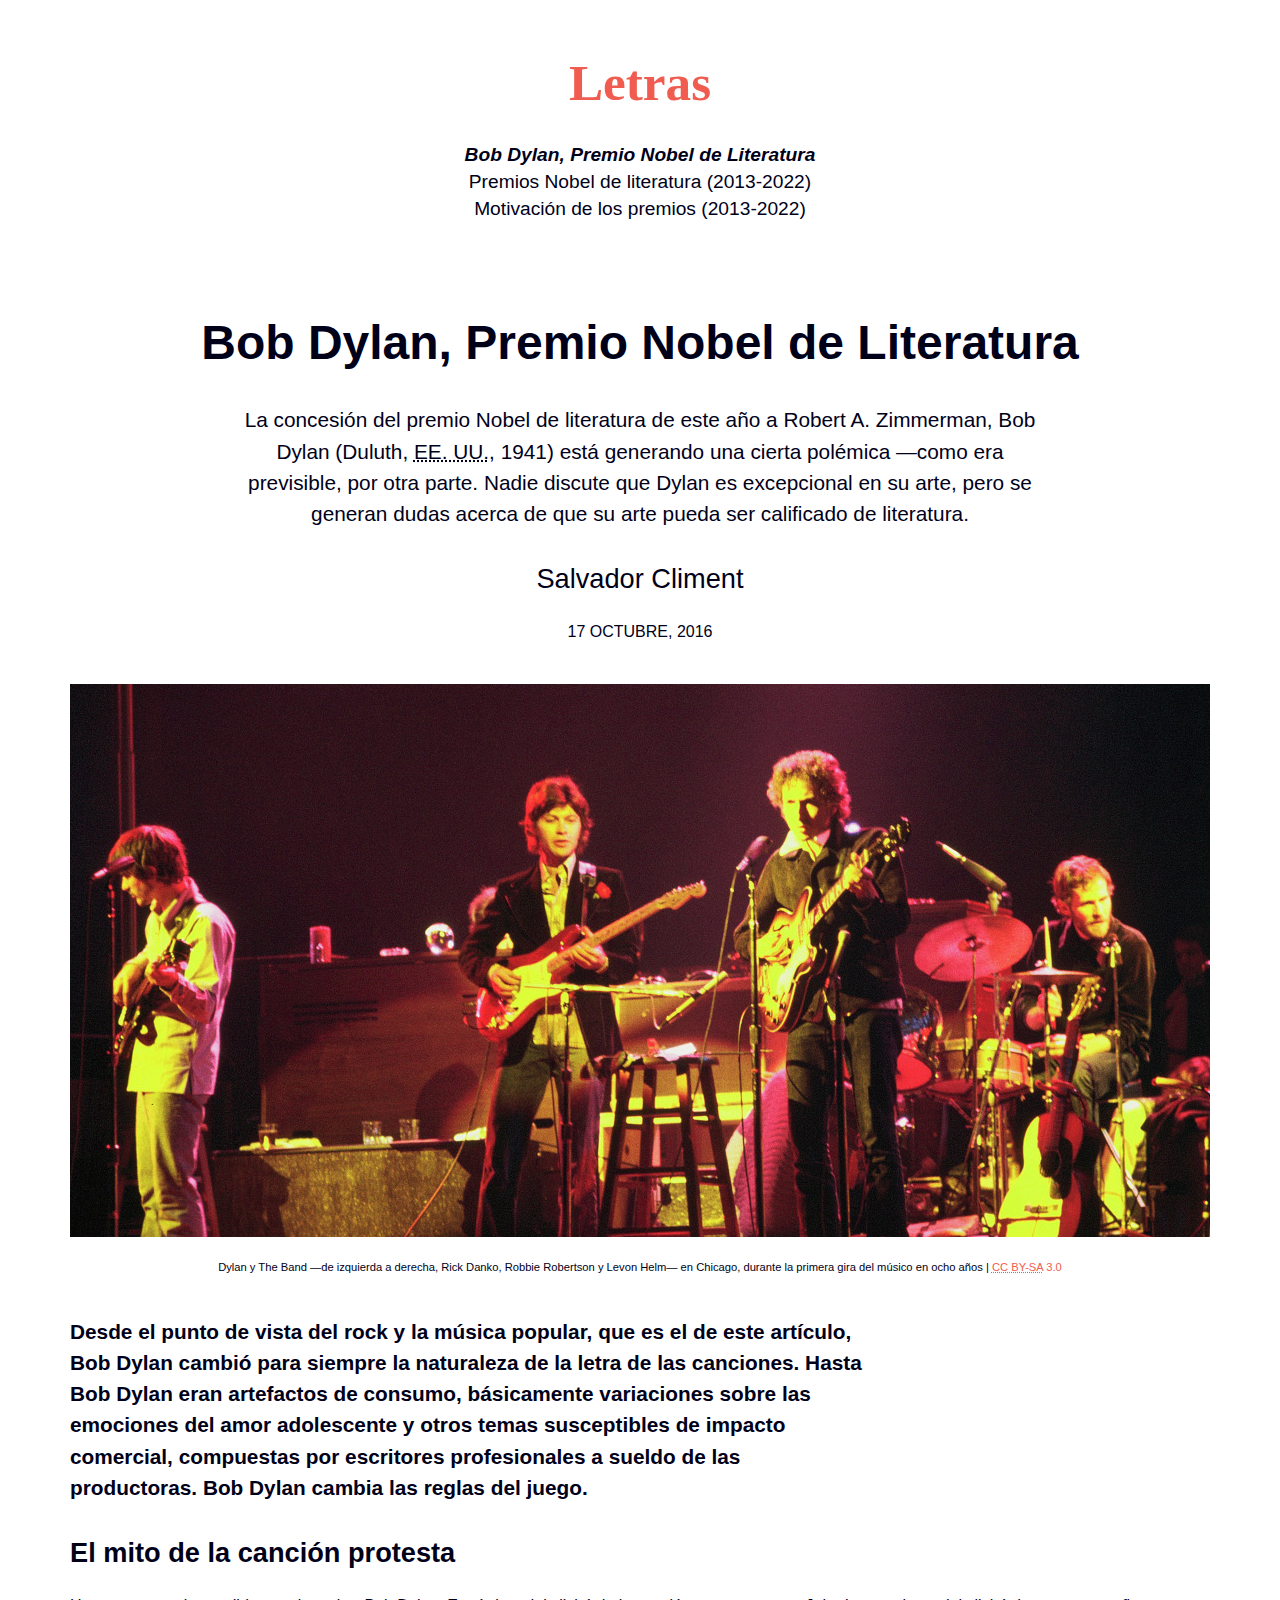
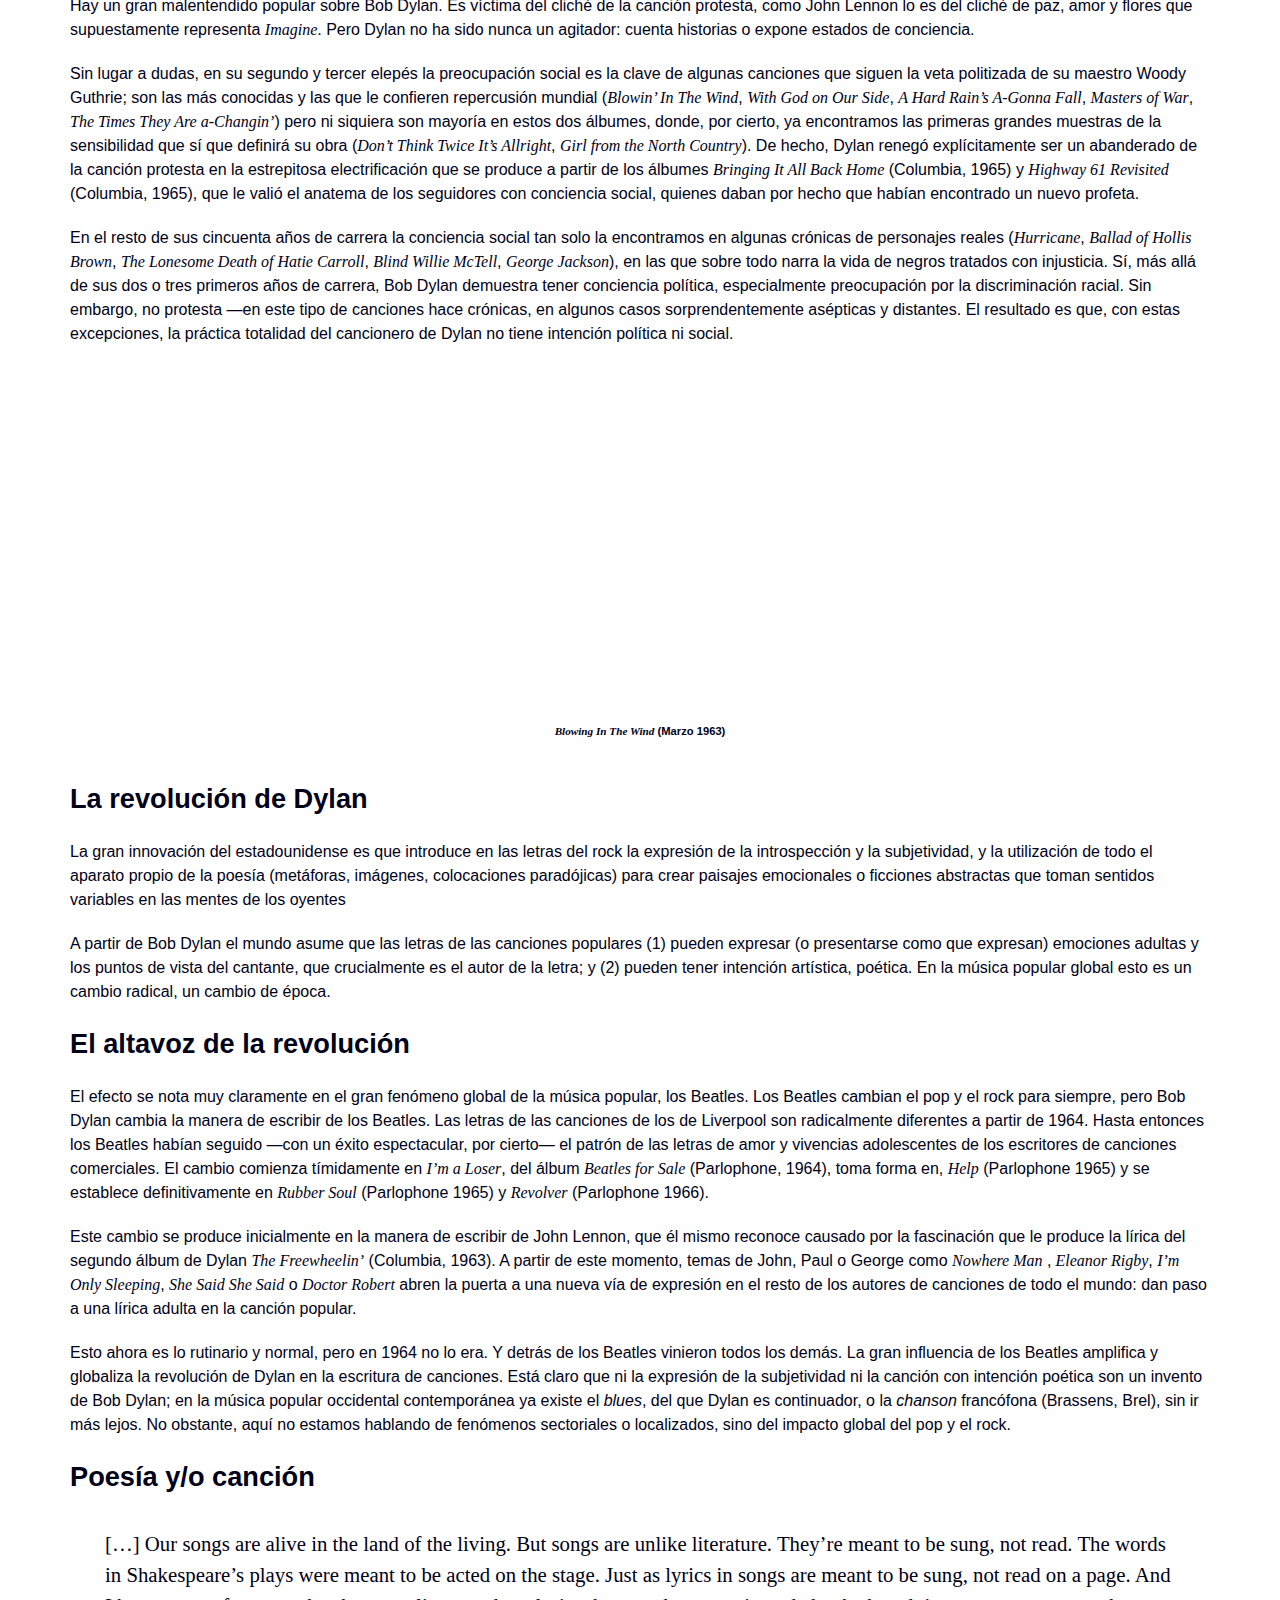
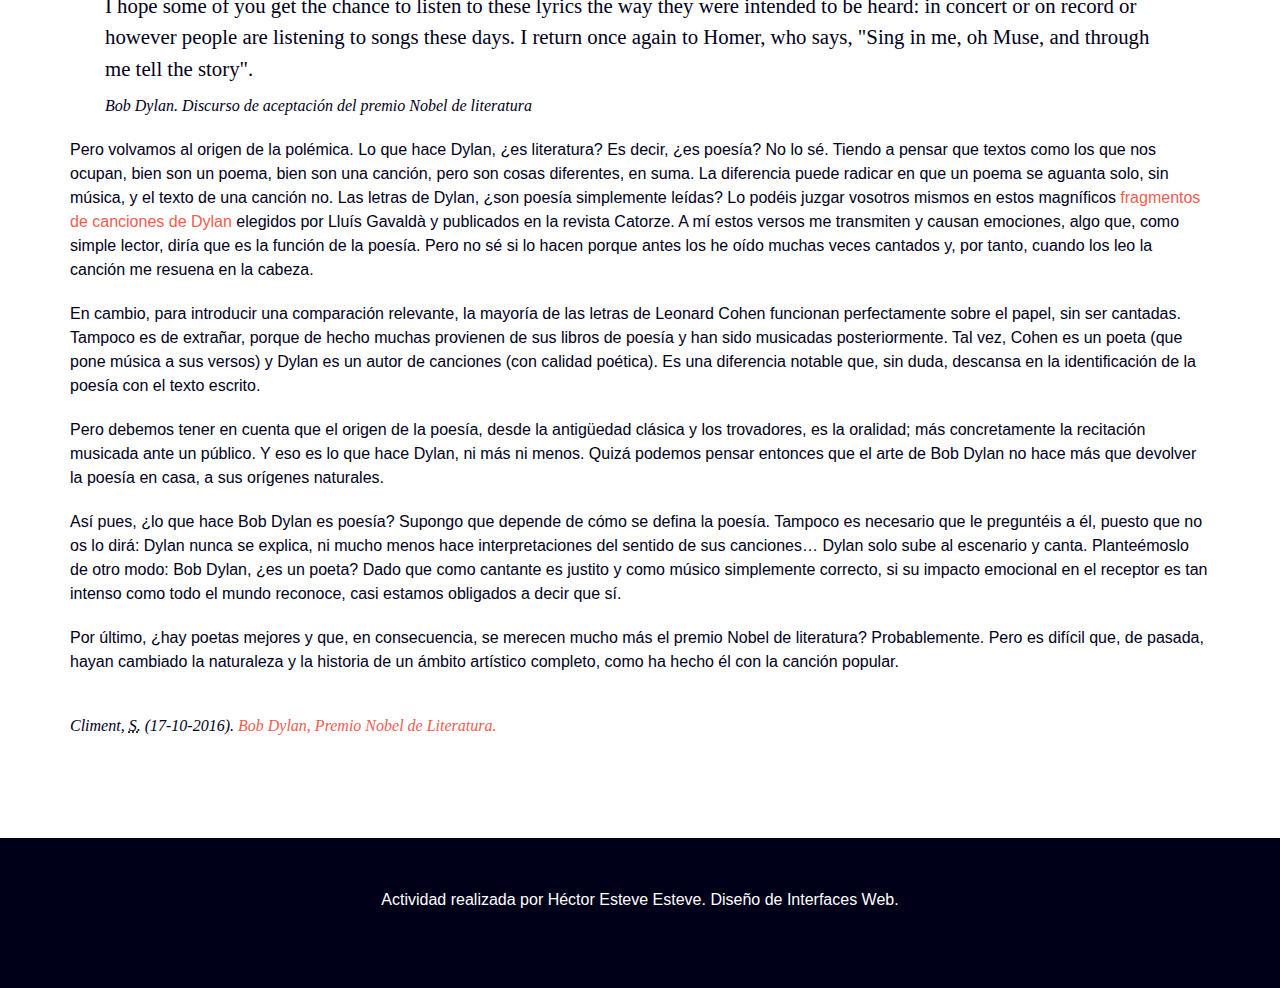
<file: index.html>
<!DOCTYPE html>
<html lang="es">
    <head>
        <meta charset="utf-8" />
        <meta name="viewport" content="width=device-with, initial-scale=1.0"/>
        <meta name="description" content="Polemica por la entrega del Prmio Nobel de literaura al cantante y compositor Bob Dylan"/>
        <title>Bob Dylan, Premio Nobel de Literatura</title>
        <link rel="stylesheet" href="css/estilos.css">
    </head>
    <body>
        <header class="container">
            <h1 id="cabecera"><a href="#">Letras</a></h1>
            <nav>
                <ul>
                    <li>
                        <a class="navegador actual" href="#">Bob Dylan, Premio Nobel de Literatura</a>
                    </li>
                    <li>
                        <a class="navegador" href="listado-nobel-literatura.html">Premios Nobel de literatura (<time datetime="2013">2013</time>-<time datetime="2022">2022</time>)</a>
                    </li>
                    <li>
                        <a class="navegador" href="motivacion-premios.html">Motivación de los premios (<time datetime="2013">2013</time>-<time datetime="2022">2022)</time></a>
                    </li>
                </ul>
            </nav>
        </header>
        <main class="container">
            <article>
                <header>
                    <h2>Bob Dylan, Premio Nobel de Literatura</h2>
                    <p id="introduccion">
                        La concesión del premio Nobel de literatura de este año a Robert A. Zimmerman,
                        Bob Dylan (Duluth, <abbr title="Estados Unidos">EE. UU.</abbr>, <time datetime="1941">1941</time>) está generando una cierta polémica —como era previsible, 
                        por otra parte. Nadie discute que Dylan es excepcional en su arte, pero se generan dudas 
                        acerca de que su arte pueda ser calificado de literatura.
                    </p>
                    <p id="autor">
                        Salvador Climent
                    </p>
                    <p class="fechas">
                        <time datetime="2016-10-17">17 OCTUBRE, 2016</time>
                    </p>
                </header>    
                <figure>
                    <img src="img/Bob-Dylan-and-The-Band-1974.jpg" alt="imagen de portada">
                    <figcaption>Dylan y The Band —de izquierda a derecha, Rick Danko, Robbie Robertson y Levon Helm— en Chicago, durante la primera gira del músico en ocho años | 
                        <span class="rojo" lang="en"><abbr title="Creative Commons Attribution-Share Alike">CC BY-SA</abbr> 3.0</span></figcaption>
                </figure>
                <div>
                    <p id="antecedente">
                        Desde el punto de vista del rock y la música popular, que es el de este artículo, Bob Dylan cambió 
                        para siempre la naturaleza de la letra de las canciones. Hasta Bob Dylan eran artefactos de consumo, 
                        básicamente variaciones sobre las emociones del amor adolescente y otros temas susceptibles de impacto comercial, 
                        compuestas por escritores profesionales a sueldo de las productoras. Bob Dylan cambia las reglas del juego.
                    </p>
                </div>
                <section>
                    <h3>El mito de la canción protesta</h3>
                    <p>
                        Hay un gran malentendido popular sobre Bob Dylan. Es víctima del cliché de la canción protesta, como John Lennon 
                        lo es del cliché de paz, amor y flores que supuestamente representa <cite lang="en">Imagine</cite>. Pero Dylan no ha sido nunca un agitador: 
                        cuenta historias o expone estados de conciencia.
                    </p>
                    <p>
                        Sin lugar a dudas, en su segundo y tercer elepés la preocupación social es la clave de algunas canciones que siguen 
                        la veta politizada de su maestro Woody Guthrie; son las más conocidas y las que le confieren repercusión mundial 
                        (<cite lang="en">Blowin’ In The Wind</cite>, <cite lang="en">With God on Our Side</cite>, <cite lang="en">A Hard Rain’s A-Gonna Fall</cite>, <cite lang="en">Masters of War</cite>, <cite lang="en">The Times They Are a-Changin’</cite>) 
                        pero ni siquiera son mayoría en estos dos álbumes, donde, por cierto, ya encontramos las primeras grandes muestras 
                        de la sensibilidad que sí que definirá su obra (<cite lang="en">Don’t Think Twice It’s Allright</cite>, <cite lang="en">Girl from the North Country</cite>). 
                        De hecho, Dylan renegó explícitamente ser un abanderado de la canción protesta en la estrepitosa electrificación 
                        que se produce a partir de los álbumes <cite lang="en">Bringing It All Back Home</cite> (Columbia, <time datetime="1965">1965</time>) y <cite lang="en">Highway 61 Revisited</cite> (Columbia, <time datetime="1965">1965</time>), 
                        que le valió el anatema de los seguidores con conciencia social, quienes daban por hecho que habían encontrado un nuevo profeta.
                    </p>
                    <p>
                        En el resto de sus cincuenta años de carrera la conciencia social tan solo la encontramos en algunas crónicas de personajes reales 
                        (<cite lang="en">Hurricane</cite>, <cite lang="en">Ballad of Hollis Brown</cite>, <cite lang="en">The Lonesome Death of Hatie Carroll</cite>, <cite lang="en">Blind Willie McTell</cite>, <cite>George Jackson</cite>), 
                        en las que sobre todo narra la vida de negros tratados con injusticia. Sí, más allá de sus dos o tres primeros años de carrera, 
                        Bob Dylan demuestra tener conciencia política, especialmente preocupación por la discriminación racial. Sin embargo, no protesta 
                        —en este tipo de canciones hace crónicas, en algunos casos sorprendentemente asépticas y distantes. El resultado es que, con estas excepciones, 
                        la práctica totalidad del cancionero de Dylan no tiene intención política ni social.
                    </p>
                    <figure>
                        <iframe width="560" height="315" src="https://www.youtube.com/embed/vWwgrjjIMXA?si=ul76yFAwegjB_gbh" title="YouTube video player" 
                        allow="accelerometer; autoplay; clipboard-write; encrypted-media; gyroscope; picture-in-picture; web-share" allowfullscreen></iframe>
                        <figcaption><strong><cite>Blowing In The Wind</cite> (<time datetime="1963-03">Marzo 1963</time>)</strong></figcaption>
                    </figure>
                </section>
                <section>
                    <h3>La revolución de Dylan</h3>
                    <p>
                        La gran innovación del estadounidense es que introduce en las letras del rock la expresión de la introspección y la subjetividad, 
                        y la utilización de todo el aparato propio de la poesía (metáforas, imágenes, colocaciones paradójicas) para crear paisajes emocionales 
                        o ficciones abstractas que toman sentidos variables en las mentes de los oyentes
                    </p>
                    <p>
                        A partir de Bob Dylan el mundo asume que las letras de las canciones populares (1) pueden expresar (o presentarse como que expresan) 
                        emociones adultas y los puntos de vista del cantante, que crucialmente es el autor de la letra; y (2) pueden tener intención artística, 
                        poética. En la música popular global esto es un cambio radical, un cambio de época.
                    </p>
                </section>
                <section>
                    <h3>El altavoz de la revolución</h3>
                    <p>
                        El efecto se nota muy claramente en el gran fenómeno global de la música popular, los Beatles. Los Beatles cambian el pop y el rock para siempre, 
                        pero Bob Dylan cambia la manera de escribir de los Beatles. Las letras de las canciones de los de Liverpool son radicalmente diferentes a 
                        partir de <time datetime="1964">1964</time>. Hasta entonces los Beatles habían seguido —con un éxito espectacular, por cierto— el patrón de las letras de amor y vivencias 
                        adolescentes de los escritores de canciones comerciales. El cambio comienza tímidamente en <cite lang="en">I’m a Loser</cite>, del álbum <cite lang="en">Beatles for Sale</cite> (Parlophone, <time datetime="1964">1964</time>), 
                        toma forma en, <cite lang="en">Help</cite> (Parlophone <time datetime="1965">1965</time>) y se establece definitivamente en <cite lang="en">Rubber Soul</cite> (Parlophone <time datetime="1965">1965</time>) y <cite lang="en">Revolver</cite> (Parlophone <time datetime="1966">1966</time>).
                    </p>
                    <p>
                        Este cambio se produce inicialmente en la manera de escribir de John Lennon, que él mismo reconoce causado por la fascinación que le produce 
                        la lírica del segundo álbum de Dylan <cite lang="en">The Freewheelin’</cite> (Columbia, <time datetime="1963">1963</time>). A partir de este momento, temas de John, Paul o George como <cite lang="en">Nowhere Man</cite> 
                        ,<cite lang="en"> Eleanor Rigby</cite>, <cite lang="en">I’m Only Sleeping</cite>, <cite lang="en">She Said She Said</cite> o <cite lang="en">Doctor Robert</cite> abren la puerta a una nueva vía de expresión en el resto de los autores 
                        de canciones de todo el mundo: dan paso a una lírica adulta en la canción popular.
                    </p>
                    <p>
                        Esto ahora es lo rutinario y normal, pero en <time datetime="1964">1964</time> no lo era. Y detrás de los Beatles vinieron todos los demás. La gran influencia de los Beatles 
                        amplifica y globaliza la revolución de Dylan en la escritura de canciones. Está claro que ni la expresión de la subjetividad ni la canción con intención 
                        poética son un invento de Bob Dylan; en la música popular occidental contemporánea ya existe el <em lang="">blues</em>, del que Dylan es continuador, o la <em lang="fr">chanson</em> francófona
                        (Brassens, Brel), sin ir más lejos. No obstante, aquí no estamos hablando de fenómenos sectoriales o localizados, sino del impacto global del pop y el rock.
                    </p>
                </section>
                <section>
                    <h3>Poesía y/o canción</h3>
                    <blockquote>
                        <p id="discurso" lang="en">
                            […] Our songs are alive in the land of the living. But songs are unlike literature. They’re meant to be sung, not read. The words in Shakespeare’s plays 
                            were meant to be acted on the stage. Just as lyrics in songs are meant to be sung, not read on a page. And I hope some of you get the chance to listen to 
                            these lyrics the way they were intended to be heard: in concert or on record or however people are listening to songs these days. I return once again to Homer, 
                            who says, "Sing in me, oh Muse, and through me tell the story".
                        </p>
                        <cite id="pie-discurso">Bob Dylan. Discurso de aceptación del premio Nobel de literatura</cite>
                    </blockquote>
                    <p>
                        Pero volvamos al origen de la polémica. Lo que hace Dylan, ¿es literatura? Es decir, ¿es poesía? No lo sé. Tiendo a pensar que textos como los que nos ocupan, 
                        bien son un poema, bien son una canción, pero son cosas diferentes, en suma. La diferencia puede radicar en que un poema se aguanta solo, sin música, y el texto 
                        de una canción no. Las letras de Dylan, ¿son poesía simplemente leídas? Lo podéis juzgar vosotros mismos en estos magníficos <span class="rojo">fragmentos de canciones de Dylan</span> 
                        elegidos por Lluís Gavaldà y publicados en la revista Catorze. A mí estos versos me transmiten y causan emociones, algo que, como simple lector, diría que es la 
                        función de la poesía. Pero no sé si lo hacen porque antes los he oído muchas veces cantados y, por tanto, cuando los leo la canción me resuena en la cabeza.
                    </p>
                    <p>
                        En cambio, para introducir una comparación relevante, la mayoría de las letras de Leonard Cohen funcionan perfectamente sobre el papel, sin ser cantadas. 
                        Tampoco es de extrañar, porque de hecho muchas provienen de sus libros de poesía y han sido musicadas posteriormente. Tal vez, Cohen es un poeta 
                        (que pone música a sus versos) y Dylan es un autor de canciones (con calidad poética). Es una diferencia notable que, sin duda, descansa en la identificación 
                        de la poesía con el texto escrito.
                    </p>
                    <p>
                        Pero debemos tener en cuenta que el origen de la poesía, desde la antigüedad clásica y los trovadores, es la oralidad; más concretamente la recitación musicada 
                        ante un público. Y eso es lo que hace Dylan, ni más ni menos. Quizá podemos pensar entonces que el arte de Bob Dylan no hace más que devolver la poesía en casa, 
                        a sus orígenes naturales.
                    </p>
                    <p>
                        Así pues, ¿lo que hace Bob Dylan es poesía? Supongo que depende de cómo se defina la poesía. Tampoco es necesario que le preguntéis a él, puesto que no os lo dirá: 
                        Dylan nunca se explica, ni mucho menos hace interpretaciones del sentido de sus canciones… Dylan solo sube al escenario y canta. Planteémoslo de otro modo: Bob Dylan, 
                        ¿es un poeta? Dado que como cantante es justito y como músico simplemente correcto, si su impacto emocional en el receptor es tan intenso como todo el mundo reconoce, 
                        casi estamos obligados a decir que sí.
                    </p>
                    <p>
                        Por último, ¿hay poetas mejores y que, en consecuencia, se merecen mucho más el premio Nobel de literatura? Probablemente. Pero es difícil que, de pasada, hayan cambiado 
                        la naturaleza y la historia de un ámbito artístico completo, como ha hecho él con la canción popular.
                    </p>
                    <footer id="firma">
                        <em>Climent, <abbr title="Salvador">S.</abbr> (<time datetime="2016-10-17">17-10-2016)</time>. <a class="enlace" href="https://www.nationalgeographic.com.es/mundo-ng/actualidad/bob-dylan-premio-nobel-literatura-2016_10781">Bob Dylan, Premio Nobel de Literatura.</a></em>
                    </footer>
                </section>
            </article>
        </main>
        <footer>
            Actividad realizada por Héctor Esteve Esteve. Diseño de Interfaces Web.
        </footer>
    </body>
</html>
</file>
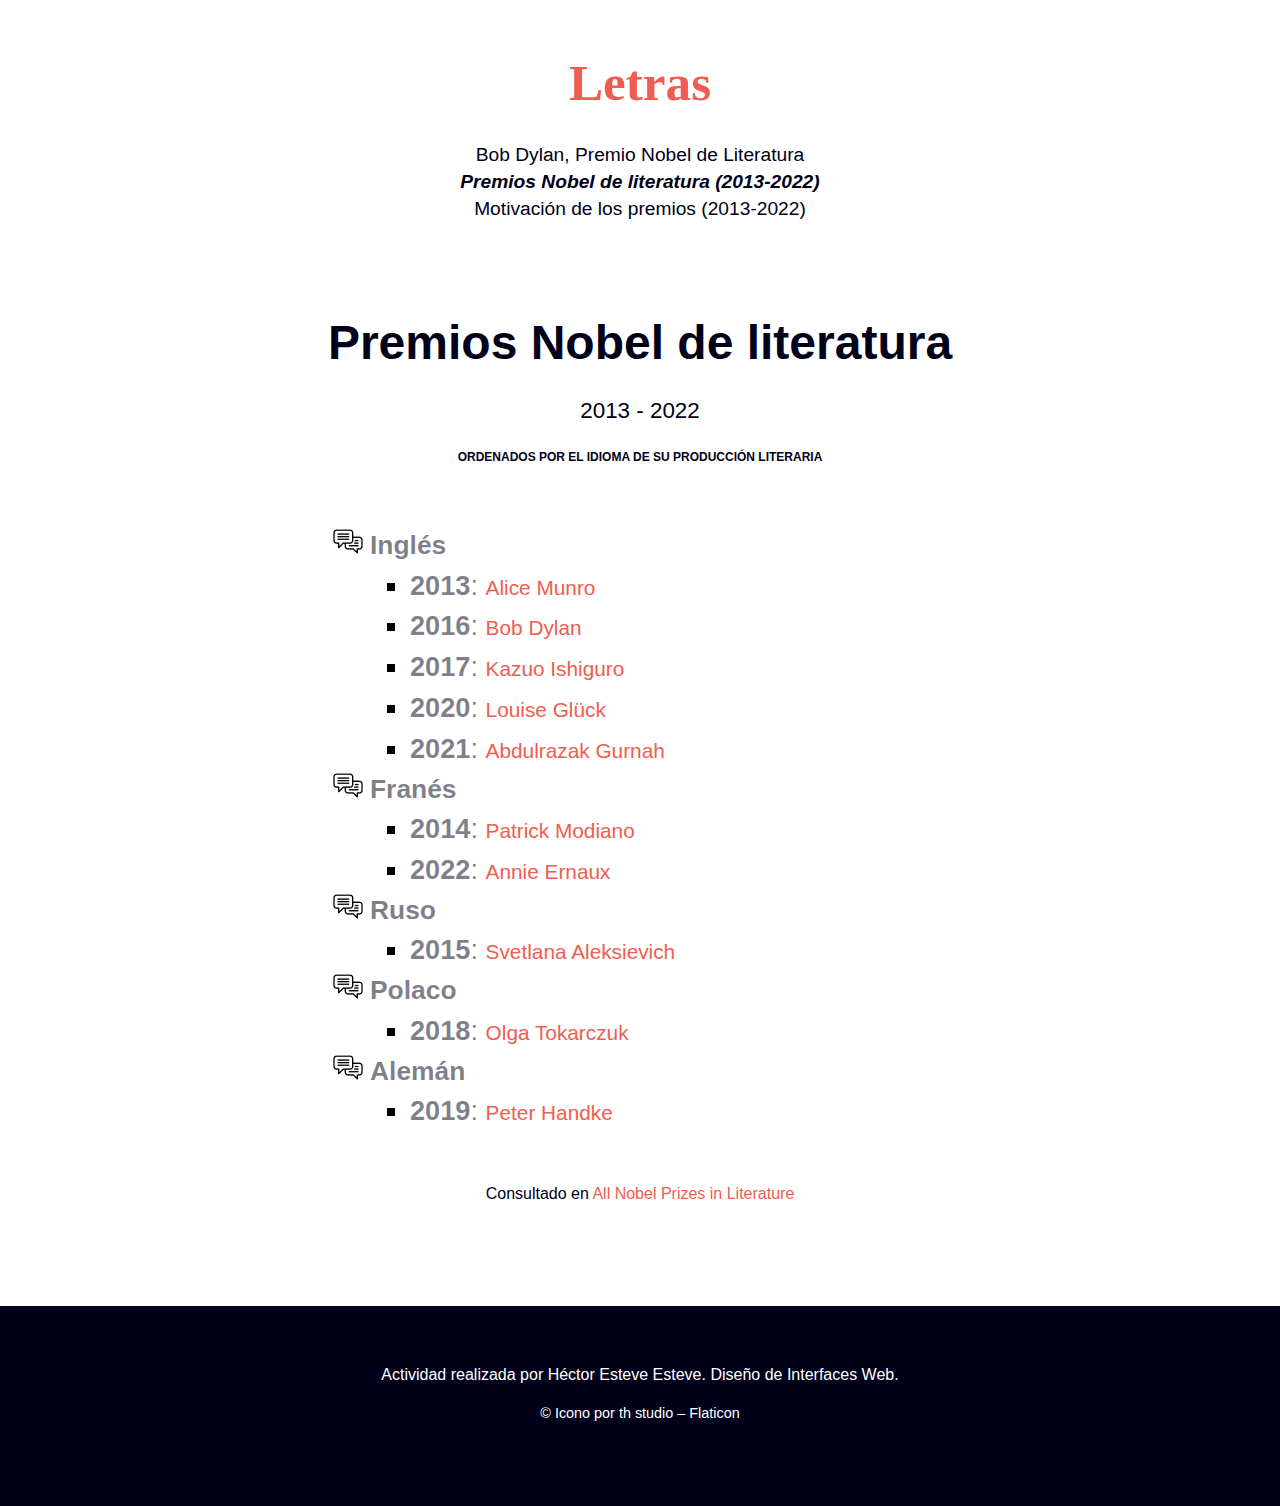
<file: listado-nobel-literatura.html>
<!DOCTYPE html>
<html lang="es">
    <head>
        <meta charset="utf-8" />
        <meta name="viewport" content="width=device-with, initial-scale=1.0"/>
        <meta name="description" content="Polemica por la entrega del Prmio Nobel de literaura al cantante y compositor Bob Dylan"/>
        <title>Bob Dylan, Premio Nobel de Literatura</title>
        <link rel="stylesheet" href="css/estilos.css">
    </head>
    <body>
        <header class="container">
            <h1><a href="index.html#cabecera">Letras</a></h1>
            <nav>
                <ul>
                    <li>
                        <a class="navegador" href="index.html">Bob Dylan, Premio Nobel de Literatura</a>
                    </li>
                    <li>
                        <a class="navegador actual" href="#">Premios Nobel de literatura (<time datetime="2013">2013</time>-<time datetime="2022">2022</time>)</a>
                    </li>
                    <li>
                        <a class="navegador" href="motivacion-premios.html">Motivación de los premios (<time datetime="2013">2013</time>-<time datetime="2022">2022)</time></a>
                    </li>
                </ul>
            </nav>
        </header>
        <main class="container">
            <article>
                <header>
                    <h2>Premios Nobel de literatura</h2>
                    <p class="periodo">
                        2013 - 2022
                    </p>
                    <p class="orden">
                        <strong>ORDENADOS POR EL IDIOMA DE SU PRODUCCIÓN LITERARIA</strong>
                    </p>
                </header>
                <div class="listas">
                    <ol>
                        <li>
                            <strong>Inglés</strong>
                            <ul>
                                <li>
                                    <strong><time datetime="2013">2013</time></strong>: <a class="enlace" href="motivacion-premios.html#Alice">Alice Munro</a>  
                                </li>
                                <li>
                                    <strong><time datetime="2016">2016</time></strong>: <a class="enlace" href="motivacion-premios.html#Bob">Bob Dylan</a>
                                </li>
                                <li>
                                    <strong><time datetime="2017">2017</time></strong>: <a class="enlace" href="motivacion-premios.html#Kazuo">Kazuo Ishiguro</a>
                                </li>
                                <li>
                                    <strong><time datetime="2020">2020</time></strong>: <a class="enlace" href="motivacion-premios.html#Louise">Louise Glück</a>
                                </li>
                                <li>
                                    <strong><time datetime="2021">2021</time></strong>: <a class="enlace" href="motivacion-premios.html#Abdulrazak">Abdulrazak Gurnah</a>
                                </li>
                            </ul>
                        </li>
                        <li>
                            <strong>Franés</strong>
                            <ul>
                                <li>
                                    <strong><time datetime="2014">2014</time></strong>: <a class="enlace" href="motivacion-premios.html#Patrick">Patrick Modiano</a>
                                </li>
                                <li>
                                    <strong><time datetime="2022">2022</time></strong>: <a class="enlace" href="motivacion-premios.html#Annie">Annie Ernaux</a>
                                </li>
                            </ul>
                        </li>
                        <li>
                            <strong>Ruso</strong>
                            <ul>
                                <li>
                                    <strong><time datetime="2015">2015</time></strong>: <a class="enlace" href="motivacion-premios.html#Svetlana">Svetlana Aleksievich</a>
                                </li>
                            </ul>
                        </li>
                        <li>
                            <strong>Polaco</strong>
                            <ul>
                                <li>
                                    <strong><time datetime="2018">2018</time></strong>: <a class="enlace" href="motivacion-premios.html#Olga">Olga Tokarczuk</a>
                                </li>
                            </ul>
                        </li>
                        <li>
                            <strong>Alemán</strong>
                            <ul>
                                <li>
                                    <strong><time datetime="2019">2019</time></strong>: <a class="enlace" href="motivacion-premios.html#Peter">Peter Handke</a>
                                </li>
                            </ul>
                        </li>
                    </ol>
                </div>
                <footer class="consulta">
                        Consultado en <a class="enlace" lang="en" href="https://www.nobelprize.org/prizes/lists/all-nobel-prizes-in-literature/">All Nobel Prizes in Literature</a>
                </footer>
            </article>
        </main>
        <footer id="pie-enlace">
            <p>Actividad realizada por Héctor Esteve Esteve. Diseño de Interfaces Web.</p>
            <p><a id="enlacePie" href="https://www.flaticon.es/iconos-gratis/opcion-de-chat">© Icono por th studio – Flaticon</a></p>
        </footer>
    </body>
</html>
</file>
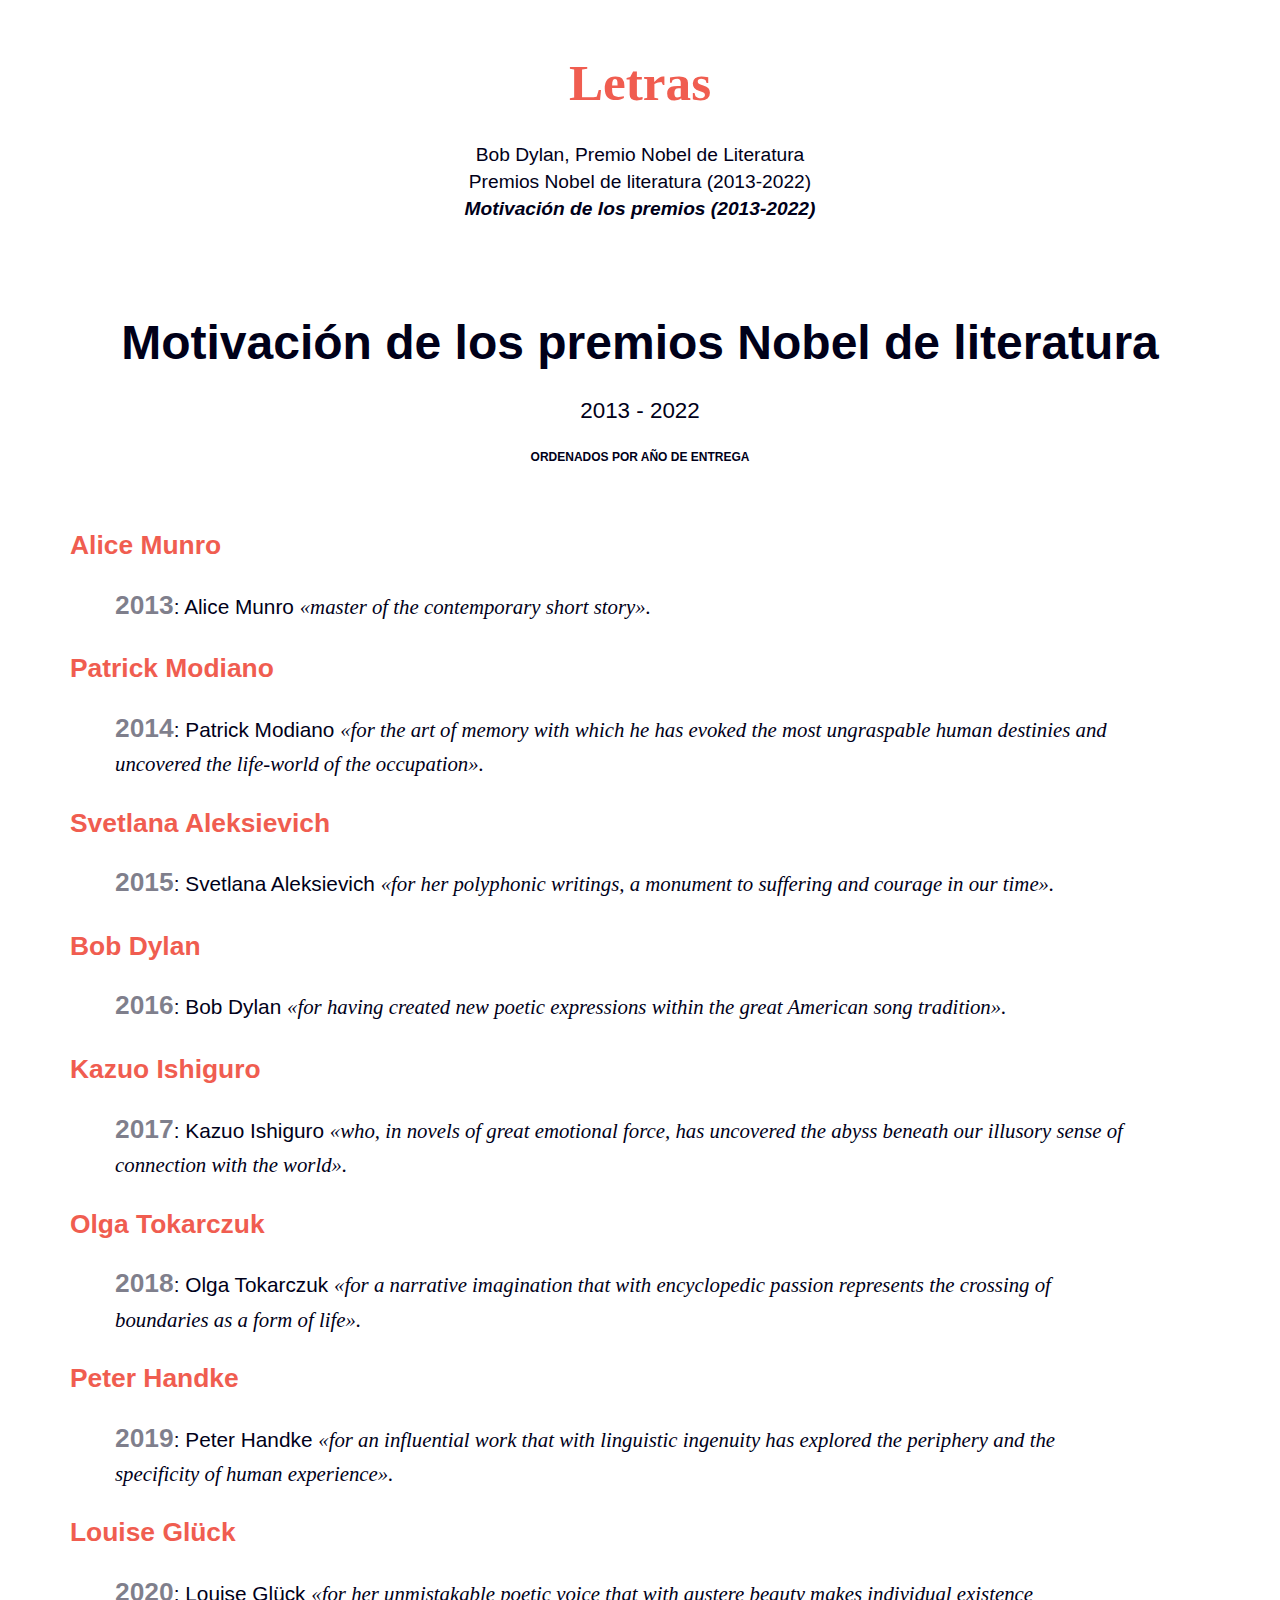
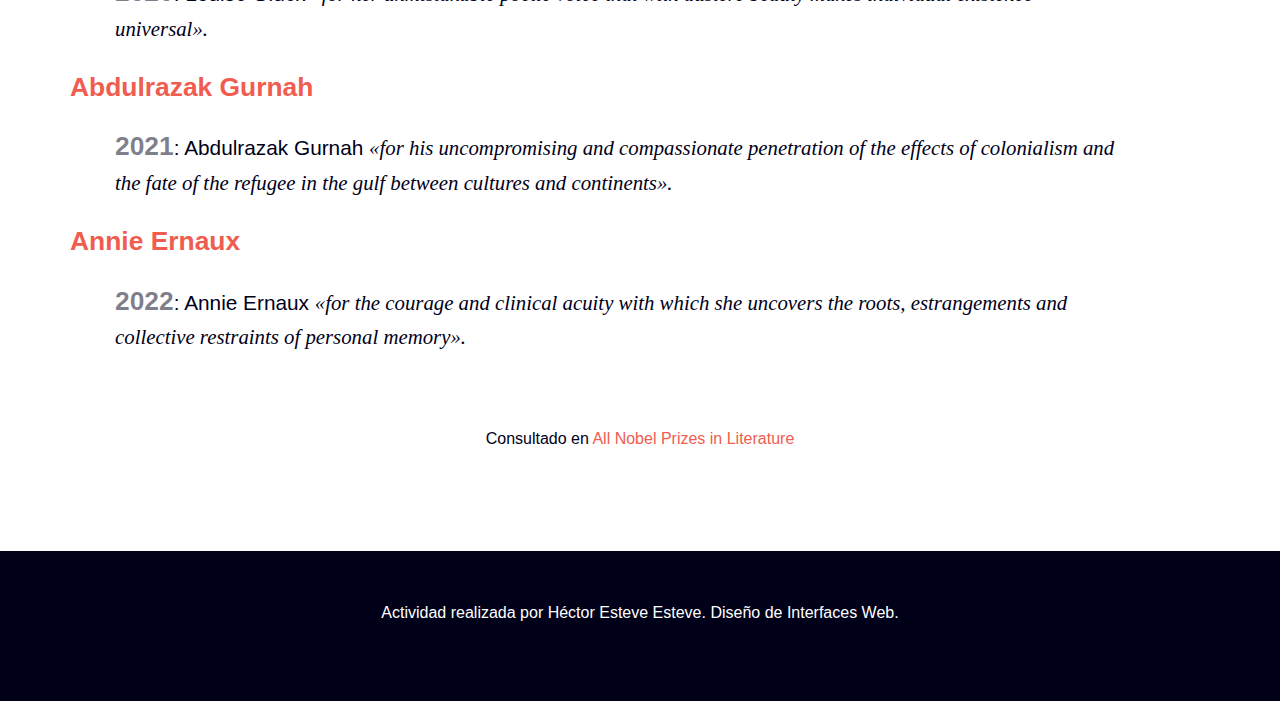
<file: motivacion-premios.html>
<!DOCTYPE html>
<html lang="es">
    <head>
        <meta charset="utf-8" />
        <meta name="viewport" content="width=device-with, initial-scale=1.0"/>
        <meta name="description" content="Polemica por la entrega del Prmio Nobel de literaura al cantante y compositor Bob Dylan"/>
        <title>Bob Dylan, Premio Nobel de Literatura</title>
        <link rel="stylesheet" href="css/estilos.css">
    </head>
    <body>
        <header class="container">
            <h1><a href="index.html#cabecera">Letras</a></h1>
            <nav>
                <ul>
                    <li>
                        <a class="navegador" href="index.html">Bob Dylan, Premio Nobel de Literatura</a>
                    </li>
                    <li>
                        <a class="navegador" href="listado-nobel-literatura.html">Premios Nobel de literatura (<time datetime="2013">2013</time>-<time datetime="2022">2022</time>)</a>
                    </li>
                    <li>
                        <a class="navegador actual" href="#">Motivación de los premios (<time datetime="2013">2013</time>-<time datetime="2022">2022</time>)</a>
                    </li>
                </ul>
            </nav>
        </header>
        <main class="container">
            <article>
                <header>
                    <h2>Motivación de los premios Nobel de literatura</h2>
                    <p class="periodo">
                        2013 - 2022
                    </p>
                    <p class="orden">
                        <strong>ORDENADOS POR AÑO DE ENTREGA</strong>
                    </p>
                </header>
                <div class="listas">
                    <dl>
                        <dt><a id="Alice" class="enlace" href="https://www.nobelprize.org/prizes/literature/2013/munro/facts/"><strong>Alice Munro</strong></a></dt>
                        <dd><strong><time datetime="2013">2013</time></strong>: Alice Munro <em class="motivo" lang="en">&laquo;master of the contemporary short story&raquo;.</em></dd>

                        <dt><a id="Patrick" class="enlace" href="https://www.nobelprize.org/prizes/literature/2014/modiano/facts/"><strong>Patrick Modiano</strong></a></dt>
                        <dd><strong><time datetime="2014">2014</time></strong>: Patrick Modiano <em class="motivo" lang="en">&laquo;for the art of memory with which he has evoked the most ungraspable human destinies and uncovered the life-world of the occupation&raquo;.</em></dd>

                        <dt><a id="Svetlama" class="enlace" href="https://www.nobelprize.org/prizes/literature/2015/alexievich/facts/"><strong>Svetlana Aleksievich</strong></a></dt>
                        <dd><strong><time datetime="2015">2015</time></strong>: Svetlana Aleksievich <em class="motivo" lang="en">&laquo;for her polyphonic writings, a monument to suffering and courage in our time&raquo;.</em></dd>

                        <dt><a id="Bob" class="enlace" href="https://www.nobelprize.org/prizes/literature/2016/dylan/facts/"><strong>Bob Dylan</strong></a></dt>
                        <dd><strong><time datetime="2016">2016</time></strong>: Bob Dylan <em class="motivo" lang="en">&laquo;for having created new poetic expressions within the great American song tradition&raquo;.</em></dd>

                        <dt><a id="Kazuo" class="enlace" href="https://www.nobelprize.org/prizes/literature/2017/ishiguro/facts/"><strong>Kazuo Ishiguro</strong></a></dt>
                        <dd><strong><time datetime="2017">2017</time></strong>: Kazuo Ishiguro <em class="motivo" lang="en">&laquo;who, in novels of great emotional force, has uncovered the abyss beneath our illusory sense of connection with the world&raquo;.</em></dd>

                        <dt><a id="Olga" class="enlace" href="https://www.nobelprize.org/prizes/literature/2018/tokarczuk/facts/"><strong>Olga Tokarczuk</strong></a></dt>
                        <dd><strong><time datetime="2018">2018</time></strong>: Olga Tokarczuk <em class="motivo" lang="en">&laquo;for a narrative imagination that with encyclopedic passion represents the crossing of boundaries as a form of life&raquo;.</em></dd>

                        <dt><a id="Peter" class="enlace" href="https://www.nobelprize.org/prizes/literature/2019/handke/facts/"><strong>Peter Handke</strong></a></dt>
                        <dd><strong><time datetime="2019">2019</time></strong>: Peter Handke <em class="motivo" lang="en">&laquo;for an influential work that with linguistic ingenuity has explored the periphery and the specificity of human experience&raquo;.</em></dd>

                        <dt><a id="Louise" class="enlace" href="https://www.nobelprize.org/prizes/literature/2020/gluck/facts/"><strong>Louise Glück</strong></a></dt>
                        <dd><strong><time datetime="2020">2020</time></strong>: Louise Glück <em class="motivo" lang="en">&laquo;for her unmistakable poetic voice that with austere beauty makes individual existence universal&raquo;.</em></dd>

                        <dt><a id="Abdulrazak" class="enlace" href="https://www.nobelprize.org/prizes/literature/2021/gurnah/facts/"><strong>Abdulrazak Gurnah</strong></a></dt>
                        <dd><strong><time datetime="2021">2021</time></strong>: Abdulrazak Gurnah <em class="motivo" lang="en">&laquo;for his uncompromising and compassionate penetration of the effects of colonialism and the fate of the refugee in the gulf between cultures and continents&raquo;.</em></dd>

                        <dt><a id="Annie" class="enlace" href="https://www.nobelprize.org/prizes/literature/2022/ernaux/facts/"><strong>Annie Ernaux</strong></a></dt>
                        <dd><strong><time datetime="2022">2022</time></strong>: Annie Ernaux <em class="motivo" lang="en">&laquo;for the courage and clinical acuity with which she uncovers the roots, estrangements and collective restraints of personal memory&raquo;.</em></dd>
                    </dl>
                </div>
                <footer class="consulta">
                    Consultado en <a class="enlace" lang="en" href="https://www.nobelprize.org/prizes/lists/all-nobel-prizes-in-literature/">All Nobel Prizes in Literature</a>
                </footer>
            </article>
        </main>
        <footer>
            Actividad realizada por Héctor Esteve Esteve. Diseño de Interfaces Web.
        </footer>
    </body>
</html>
</file>
<file: css/estilos.css>
/* http://meyerweb.com/eric/tools/css/reset/ 
   v2.0 | 20110126
   License: none (public domain)
*/

html, body, div, span, applet, object, iframe,
h1, h2, h3, h4, h5, h6, p, blockquote, pre,
a, abbr, acronym, address, big, cite, code,
del, dfn, em, img, ins, kbd, q, s, samp,
small, strike, strong, sub, sup, tt, var,
b, u, i, center,
dl, dt, dd, ol, ul, li,
fieldset, form, label, legend,
table, caption, tbody, tfoot, thead, tr, th, td,
article, aside, canvas, details, embed, 
figure, figcaption, footer, header, hgroup, 
menu, nav, output, ruby, section, summary,
time, mark, audio, video {
	margin: 0;
	padding: 0;
	border: 0;
	font-size: 100%;
	font: inherit;
	vertical-align: baseline;
}
/* HTML5 display-role reset for older browsers */
article, aside, details, figcaption, figure, 
footer, header, hgroup, menu, nav, section {
	display: block;
}
body {
	line-height: 1;
}
ol, ul {
	list-style: none;
}
blockquote, q {
	quotes: none;
}
blockquote:before, blockquote:after,
q:before, q:after {
	content: '';
	content: none;
}
table {
	border-collapse: collapse;
	border-spacing: 0;
}
a {
    all: unset;
}


/*------------------------------------------------------------------------------------*/

/*estilos genericos*/
body {
	font-family: Helvetica, Arial, sans-serif;
	color: rgb(0, 0, 25);
	line-height: 1.5;
}
.container {
	width: 95%;
	max-width: 1140px;
	margin: 0 auto;
}
a{
	cursor: pointer;
	transition: color 0.2s; 
}
.enlace{
	color:rgb(240, 93, 80);
}
.enlace:hover{
	color:rgba(240, 93, 80, 0.5);
}
.rojo{
	color:rgb(240, 93, 80);
}
cite, .motivo{
	font-family: Georgia, 'Times New Roman', Times, serif;
	font-style: italic; 
}
em{
	font-style: italic; 
}
strong{
	font-weight: bold;
}


header{  /*tanto para el del main como el del body*/
	text-align: center;
	padding: 45px 0 0 0 ;
}
h1{
	font-size: 3.2rem; 
	font-family: Georgia, 'Times New Roman', Times, serif;
	color: rgb(240, 93, 80);
	transition: color 0.3s; 
	font-weight: bold;
}
h1>a:hover {  /* holo para el enlace del titulo al pasar por encima*/
	color: rgba(240, 93, 80, 0.5);
}
nav{
	padding: 20px 0;
	line-height: 1.4;
}
.navegador{ /*solo pra los enlaces del nav*/
	color: rgb(0, 0, 25);
	font-size: 1.2rem; 
}
.navegador:hover{ /*solo al pasar el raon por encima de los enlaces del nav*/
	color: rgba(0, 0, 25, 0.5);
}
.actual{ /*para resaltar el enlace del nav de la pagina en la que estamos*/
	font-weight: 700;
	font-style: italic; 
}

/*a partir de aqui distintos estilos para elementos del main*/
h2{
	font-size: 3rem;
	padding: 20px 0 5px 0;
	font-weight: bold;
}
p{
	padding: 10px 0;
}
#introduccion{
	font-size: 1.3rem; 
	padding:20px 160px;
}
#autor{
	font-size: 1.7rem; 
}
#fecha{
	font-size: 0.75rem; 
}
figure{
	padding: 30px 0;
	text-align: center;
}
figcaption{
	font-size: 0.7rem; 
	padding: 15px 0 0 0;
}
#antecedente{
	font-size: 1.3rem;
	font-weight: bold;
	text-align:start;
	padding:10px 345px 20px 0;
}
h3{
	font-size: 1.7rem;
	padding:10px 0 ;
	font-weight: bold;
}
blockquote{
	font-family: Georgia, 'Times New Roman', Times, serif;
	padding: 10px 35px;
}
blockquote>#discurso{
	font-size: 1.3rem;
	padding: 10px 0;
}
#firma{
	font-family: Georgia, 'Times New Roman', Times, serif;
	padding:30px 0 100px 0;
	
}

/*añadidos para el main de la segunda pagina*/
.periodo{
	font-size: 1.4rem; 
}
.orden{
	font-size: 0.75rem; 
}
ol{
	list-style-image: url(../img/idioma.png);
	margin: 0 300px;
	font-size: 1.65rem;
	color:rgba(0, 0, 25, 0.5);
}
ol ul{
	list-style: square;
	margin: 0 40px;
	font-size: 1.7rem;
}
ol ul li{
	padding: 0;
}
ol ul li a{
	font-size: 1.3rem;
}
ul li::marker{   
	color:black;
}
.listas{
	margin: 50px 0;
}
.consulta{
	text-align: center;
	padding: 0 0 100px 0;
}

/*añadidos para el main de la tercera pagina*/
dt{
	font-size: 1.65rem;
}
dd{
	padding:20px 80px 24px 45px;
	font-size: 1.3rem;
}
dd>strong{
	color:rgba(0, 0, 25, 0.5);
	font-size: 1.65rem;
}

/*estilos de los footers de la pagina*/
body>footer{
	background-color: rgb(0, 0, 25);
	color: rgb(255, 255, 255);
	width: 100%;
	text-align: center;
	height: 50px;
	padding:50px 0;
}
#pie-enlace{
	line-height: normal;
	height: 100px;
	padding: 50px 0;
}
#enlacePie{
	font-size: 0.9rem;
}
</file>
